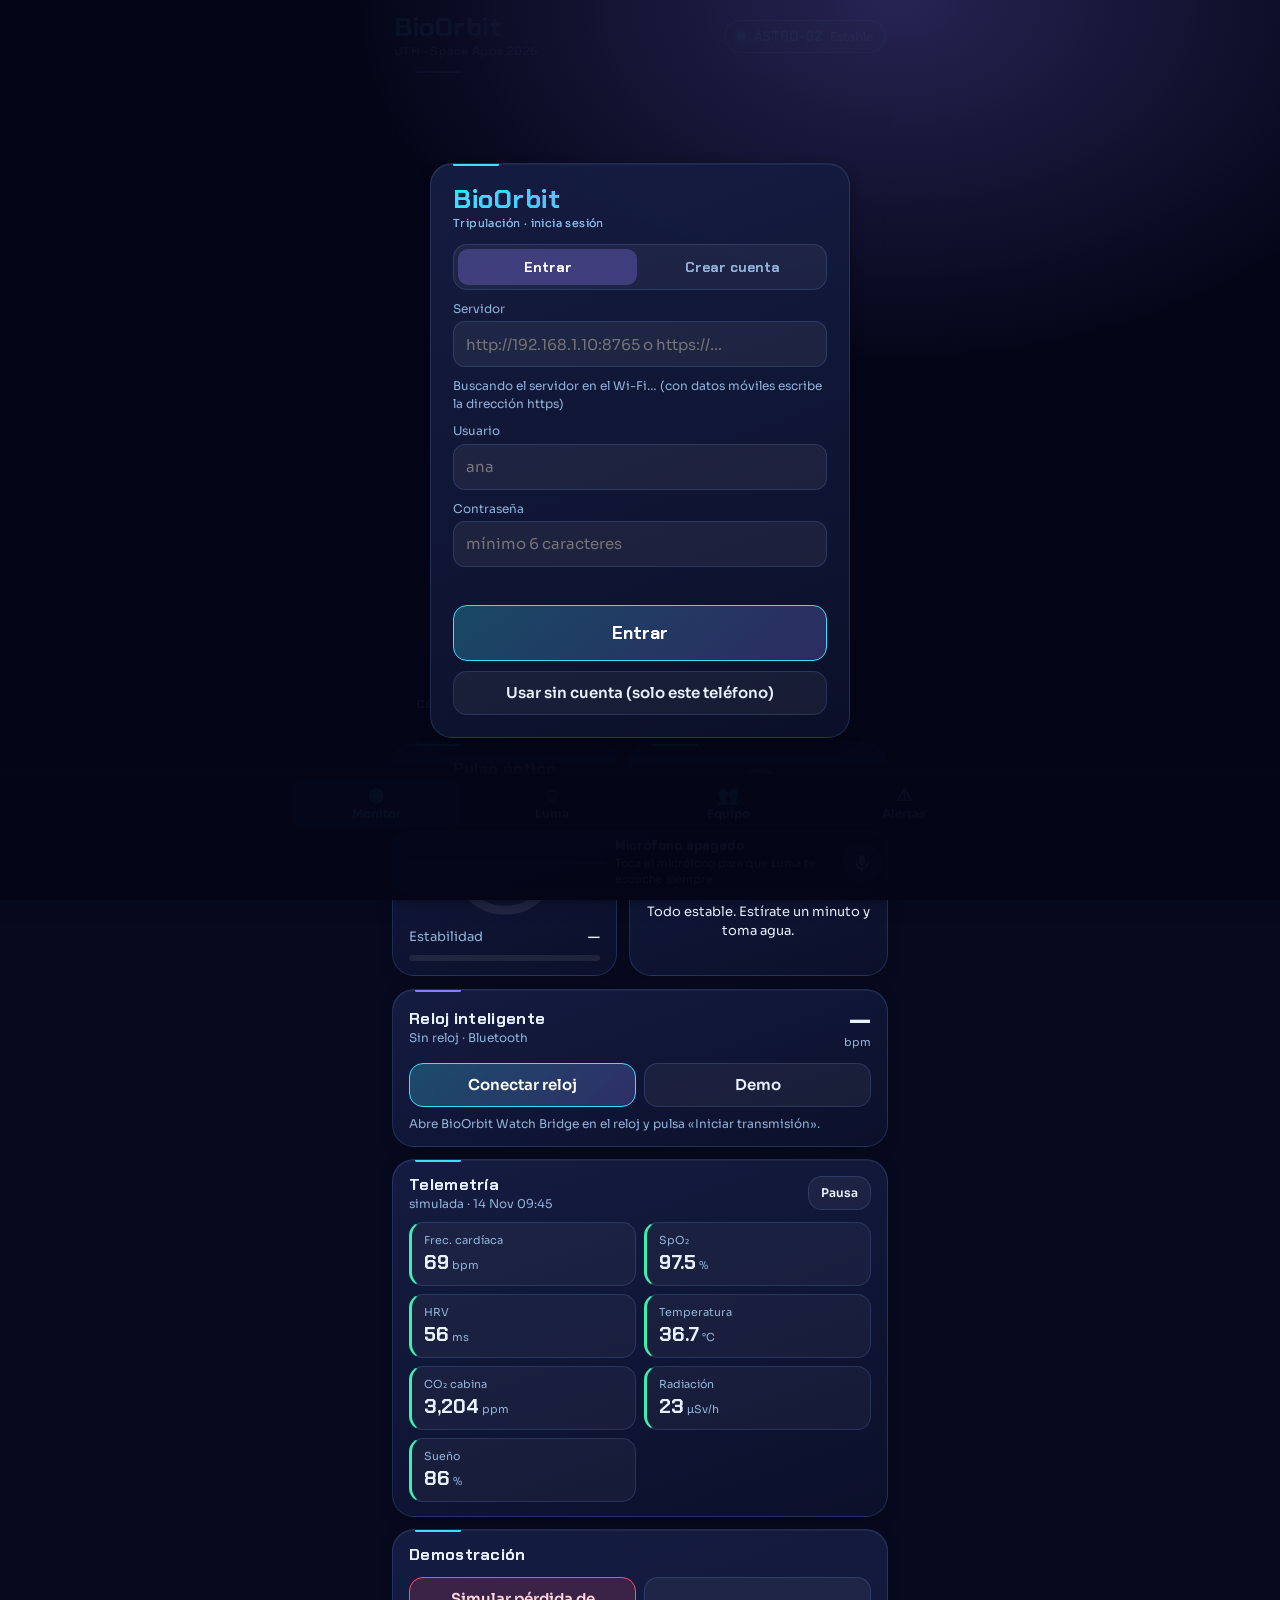
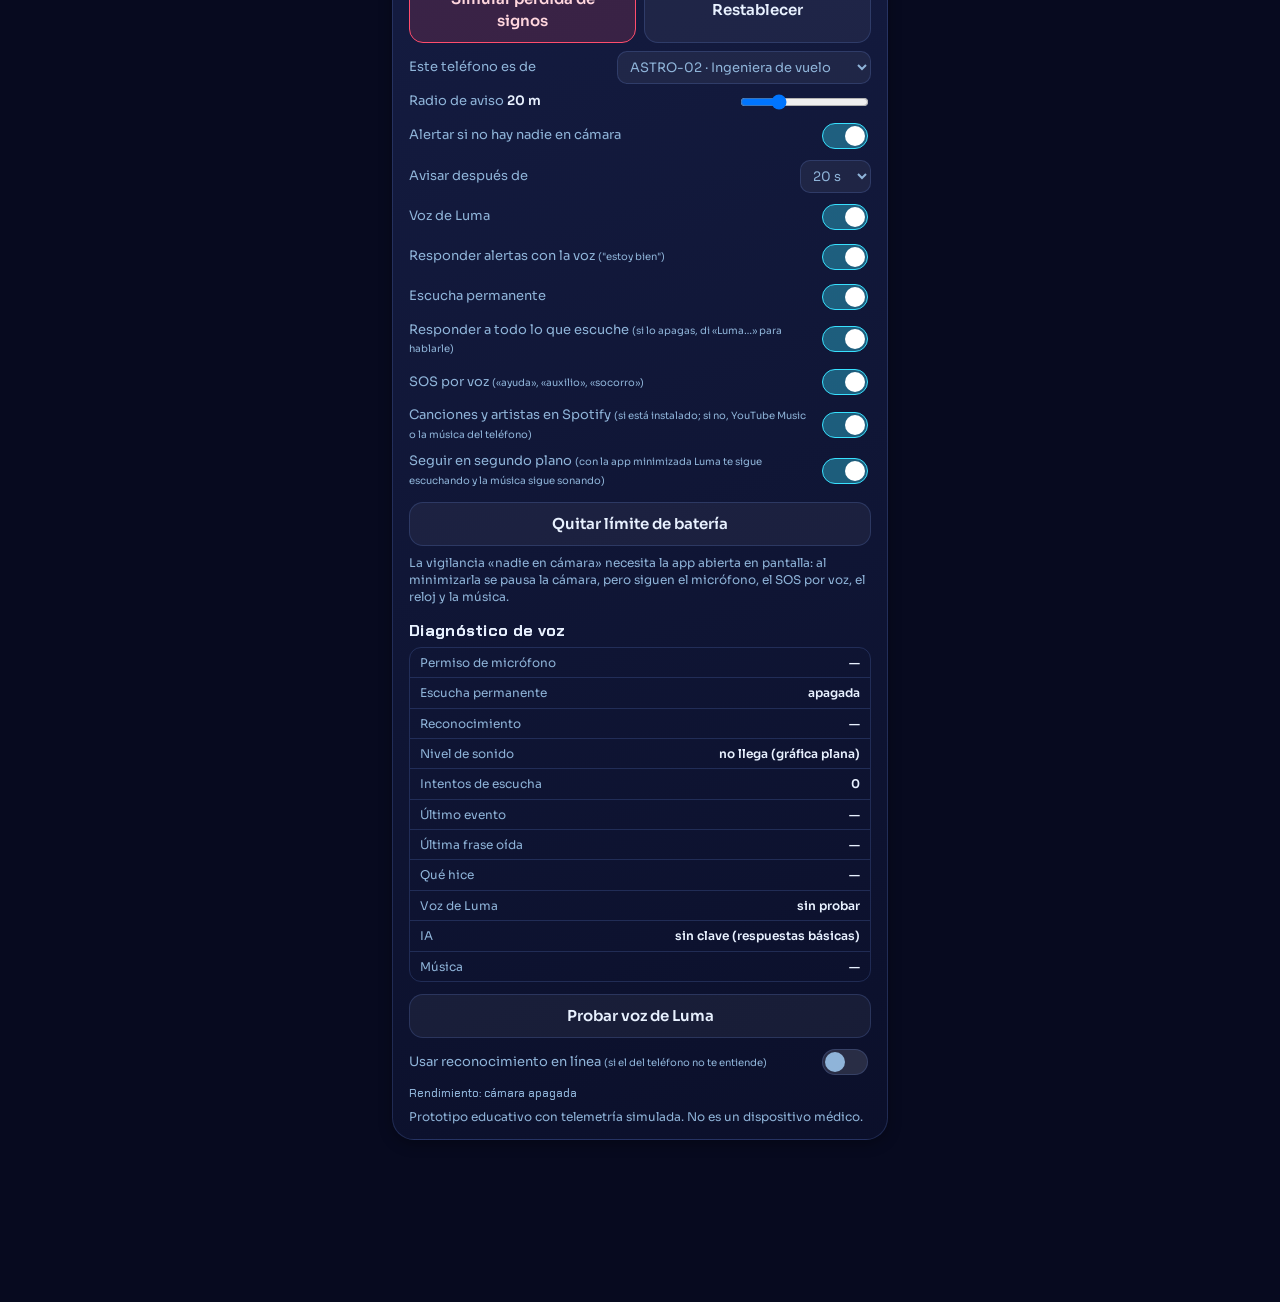
<file: android-app/app/src/main/assets/index.html>
<!DOCTYPE html>
<html lang="es">
<head>
<meta charset="utf-8">
<meta name="viewport" content="width=device-width, initial-scale=1, viewport-fit=cover">
<meta name="theme-color" content="#070a1f">
<title>BioOrbit</title>
<link rel="icon" href="data:,">
<link rel="stylesheet" href="styles.css">
</head>
<body>
<div id="app">
  <header class="top">
    <div class="brand">BioOrbit<span>UTH · Space Apps 2026</span></div>
    <button id="crewChip" class="chip" style="--c:var(--ok)"><i></i><b id="crewTxt">ASTRO-02</b><em id="crewState">Estable</em></button>
  </header>

  <!-- Banner de emergencia (encima de todo) -->
  <section id="emergency" class="emergency hidden" role="alert">
    <div class="em-title" id="emTitle">No detecto signos vitales</div>
    <div class="em-text" id="emText"></div>
    <div class="em-actions">
      <button id="btnOk" class="btn big ok">Estoy bien</button>
    </div>
    <ol id="emSteps" class="steps hidden"></ol>
  </section>

  <main>
    <!-- ======================= MONITOR ======================= -->
    <section id="view-monitor" class="view active">
      <div class="stage glass">
        <video id="cam" playsinline muted></video>
        <canvas id="overlay"></canvas>
        <div id="camOff" class="cam-off">
          <p>La cámara mide tu pulso (rPPG) y fija tu rostro.</p>
          <button id="btnCam" class="btn primary">Activar cámara</button>
        </div>
        <div class="stage-tag" id="faceTag">Cámara apagada</div>
      </div>

      <div class="row2">
        <div class="card glass pulse">
          <div class="ttl">Pulso óptico</div>
          <div class="sub">rPPG experimental</div>
          <div class="ring-wrap">
            <svg viewBox="0 0 120 120" class="ring"><circle cx="60" cy="60" r="50" class="track"/><circle id="ringArc" cx="60" cy="60" r="50" class="arc"/></svg>
            <div class="ring-val"><b id="bpmCam">—</b><span id="bpmCamLbl">sin rostro</span></div>
          </div>
          <div class="kv"><span>Estabilidad</span><b id="stab">—</b></div>
          <div class="bar"><i id="qBar"></i></div>
        </div>
        <div class="card glass luma-mini" id="lumaCard">
          <canvas id="lumaSmall"></canvas>
          <div class="ttl"><span class="luma-name">Luma</span> <small id="lumaMood">reposo</small></div>
          <p id="lumaMsg" class="luma-msg">Hola, soy Luma.</p>
        </div>
      </div>

      <div class="card glass watch">
        <div class="row-between">
          <div><div class="ttl">Reloj inteligente</div><div class="sub" id="watchSub">Sin reloj · Bluetooth</div></div>
          <div class="watch-bpm"><b id="watchBpm">—</b><span>bpm</span></div>
        </div>
        <div class="btns">
          <button id="btnWatch" class="btn primary">Conectar reloj</button>
          <button id="btnWatchDemo" class="btn">Demo</button>
        </div>
        <ul id="watchList" class="devlist hidden"></ul>
        <div class="hint" id="watchHint">Abre BioOrbit Watch Bridge en el reloj y pulsa «Iniciar transmisión».</div>
      </div>

      <div class="card glass">
        <div class="row-between">
          <div><div class="ttl">Telemetría</div><div class="sub" id="telSub">simulada</div></div>
          <button id="btnPlay" class="btn small">Pausa</button>
        </div>
        <div class="grid" id="telGrid"></div>
      </div>

      <div class="card glass demo">
        <div class="ttl">Demostración</div>
        <div class="btns">
          <button id="btnLoss" class="btn danger">Simular pérdida de signos</button>
          <button id="btnReset" class="btn">Restablecer</button>
        </div>
        <label class="kv"><span>Este teléfono es de</span>
          <select id="crewSel"></select></label>
        <label class="kv"><span>Radio de aviso <b id="radTxt">20 m</b></span>
          <input id="radius" type="range" min="5" max="60" value="20"></label>
        <label class="kv sw"><span>Alertar si no hay nadie en cámara</span><input id="optAbsence" type="checkbox" checked></label>
        <label class="kv"><span>Avisar después de</span>
          <select id="optAbsSec"><option value="10">10 s</option><option value="20" selected>20 s</option><option value="30">30 s</option><option value="60">1 min</option></select></label>
        <label class="kv sw"><span>Voz de Luma</span><input id="optVoice" type="checkbox" checked></label>
        <label class="kv sw"><span>Responder alertas con la voz <small>("estoy bien")</small></span><input id="optVoiceAck" type="checkbox" checked></label>
        <label class="kv sw"><span>Escucha permanente</span><input id="optListen" type="checkbox" checked></label>
        <label class="kv sw"><span>Responder a todo lo que escuche <small>(si lo apagas, di «Luma…» para hablarle)</small></span><input id="optReplyAll" type="checkbox" checked></label>
        <label class="kv sw"><span>SOS por voz <small>(«ayuda», «auxilio», «socorro»)</small></span><input id="optSos" type="checkbox" checked></label>
        <label class="kv sw"><span>Canciones y artistas en Spotify <small>(si está instalado; si no, YouTube Music o la música del teléfono)</small></span><input id="optSpotify" type="checkbox" checked></label>
        <label class="kv sw"><span>Seguir en segundo plano <small>(con la app minimizada Luma te sigue escuchando y la música sigue sonando)</small></span><input id="optBg" type="checkbox" checked></label>
        <div class="btns"><button id="btnBattery" class="btn">Quitar límite de batería</button></div>
        <div class="perf" id="bgTxt"></div>
        <p class="hint">La vigilancia «nadie en cámara» necesita la app abierta en pantalla: al minimizarla se pausa la cámara, pero siguen el micrófono, el SOS por voz, el reloj y la música.</p>
        <div class="ttl" style="margin-top:14px">Diagnóstico de voz</div>
        <div id="voiceDiag" class="diag"></div>
        <div class="btns"><button id="btnTestVoice" class="btn">Probar voz de Luma</button></div>
        <label class="kv sw"><span>Usar reconocimiento en línea <small>(si el del teléfono no te entiende)</small></span><input id="optOnline" type="checkbox"></label>
        <div class="perf" id="perfTxt">Rendimiento: cámara apagada</div>
        <p class="hint">Prototipo educativo con telemetría simulada. No es un dispositivo médico.</p>
      </div>
    </section>

    <!-- ======================= LUMA ======================= -->
    <section id="view-luma" class="view">
      <div class="card glass luma-hero">
        <canvas id="lumaBig"></canvas>
        <div class="ttl center"><span class="luma-name">Luma</span> · <span id="lumaMood2">reposo</span></div>
        <div class="sub center" id="lumaState">estable</div>
        <div class="btns">
          <button id="btnBreath" class="btn">Respiración guiada</button>
          <button id="btnSupport" class="btn danger hidden">Pedir apoyo humano</button>
        </div>
      </div>
      <div id="escalate" class="banner warn hidden"><b>Conviene avisar al cirujano de vuelo o al comandante.</b> Por tu check-in y tus señales, lo mejor es que alguien te acompañe. No es un diagnóstico.</div>
      <div class="card glass chat">
        <div id="chatLog" class="chat-log"></div>
        <div class="chips" id="quick"></div>
        <form id="chatForm" class="chat-in">
          <button type="button" id="btnMic" class="btn mic" aria-label="Hablar con Luma"><svg viewBox="0 0 24 24" width="22" height="22"><path fill="currentColor" d="M12 15a3 3 0 0 0 3-3V6a3 3 0 0 0-6 0v6a3 3 0 0 0 3 3zm5-3a5 5 0 0 1-10 0H5a7 7 0 0 0 6 6.92V21h2v-2.08A7 7 0 0 0 19 12z"/></svg><i id="micLevel"></i></button>
          <input id="chatTxt" autocomplete="off" placeholder="Escribe o toca el micrófono…">
          <button class="btn primary" aria-label="Enviar">➤</button>
        </form>
        <label class="kv sw"><span>Modo conversación <small>(Luma te escucha después de responder)</small></span><input id="optConvo" type="checkbox"></label>
      </div>
      <div class="card glass ai">
        <div class="row-between">
          <div><div class="ttl">Inteligencia artificial</div><div class="sub" id="aiSub">Respuestas básicas (sin IA)</div></div>
          <span id="aiDot" class="ai-dot"></span>
        </div>
        <div id="aiForm">
          <p class="hint">Con una clave de API de <b>Gemini</b> (Google AI Studio) o de <b>Claude</b> (Anthropic), Luma conversa de verdad. Se envían tus mensajes y un resumen de tus señales a ese servicio. La clave se guarda solo en este teléfono. Sin clave o sin internet, Luma usa sus respuestas básicas.</p>
          <div class="chat-in">
            <input id="aiKey" type="password" autocomplete="off" placeholder="Pega tu clave (AQ.… / AIza… / sk-ant-…)">
            <button type="button" id="btnAiSave" class="btn primary">Guardar</button>
          </div>
        </div>
        <button type="button" id="btnAiClear" class="btn small hidden">Quitar clave</button>
      </div>
      <div class="card glass">
        <div class="ttl">Check-in de bienestar (WHO-5)</div>
        <div class="sub" id="whoLast">Últimas dos semanas · 5 preguntas de la OMS</div>
        <button id="btnWho" class="btn">Hacer check-in</button>
        <form id="whoForm" class="who hidden"></form>
      </div>
      <p class="hint pad">Luma es un acompañante: no diagnostica ni sustituye a la tripulación ni al equipo médico.</p>
    </section>

    <!-- ======================= EQUIPO (tripulación y chat) ======================= -->
    <section id="view-crew" class="view">
      <div id="crewOut" class="card glass">
        <div class="ttl">Tripulación</div>
        <p class="sub">Inicia sesión con tu cuenta de astronauta para ver a los demás, chatear y que el control de misión vea tu estado.</p>
        <div class="btns"><button id="btnLogin" class="btn primary">Iniciar sesión o crear cuenta</button></div>
      </div>
      <div id="crewIn" class="hidden">
        <div class="card glass">
          <div class="row-between">
            <div><div class="ttl" id="meName">Tripulación</div><div class="sub" id="srvSub">Conectando…</div></div>
            <span id="srvDot" class="ai-dot"></span>
          </div>
          <div id="crewList" class="crew-list"></div>
        </div>
        <div id="crewAlerts"></div>
        <div class="card glass chat">
          <div id="crewChans" class="chans"></div>
          <div id="crewLog" class="chat-log"></div>
          <form id="crewForm" class="chat-in">
            <input id="crewMsg" autocomplete="off" maxlength="1000" placeholder="Mensaje para toda la tripulación…">
            <button class="btn primary" aria-label="Enviar">➤</button>
          </form>
          <p class="hint">También por voz: «dile a Ana que ya voy», «manda un mensaje a la tripulación: junta a las 5», «¿tengo mensajes?».</p>
        </div>
        <div class="card glass">
          <div class="ttl">Cuenta y servidor</div>
          <div class="kv"><span>Servidor</span><b id="srvUrl" class="srv-url">—</b></div>
          <label class="kv sw"><span>Leer mensajes en voz alta</span><input id="optReadMsgs" type="checkbox" checked></label>
          <div class="btns"><button id="btnSrv" class="btn">Cambiar servidor</button><button id="btnLogout" class="btn danger">Cerrar sesión</button></div>
        </div>
      </div>
    </section>

    <!-- ======================= ALERTAS ======================= -->
    <section id="view-alerts" class="view">
      <div class="card glass">
        <div class="ttl">Alertas recibidas</div>
        <div class="sub">Avisos de otros teléfonos o laptops BioOrbit en la misma red Wi-Fi.</div>
        <ul id="rxList" class="alist"><li class="empty">Sin alertas.</li></ul>
      </div>
      <div class="card glass">
        <div class="ttl">Alertas enviadas</div>
        <ul id="txList" class="alist"><li class="empty">Sin alertas.</li></ul>
      </div>
      <div class="card glass">
        <div class="ttl">Si recibes una alerta</div>
        <ol class="steps" id="stepsStatic"></ol>
      </div>
    </section>
  </main>

  <!-- Parte inferior fija: botones de pestañas y, debajo, la barra de audio -->
  <div class="dock">
    <nav class="tabs">
      <button data-view="monitor" class="active"><span>◉</span>Monitor</button>
      <button data-view="luma"><span>☺</span>Luma</button>
      <button data-view="crew"><span>👥</span>Equipo<i id="crewDot" class="dot hidden"></i></button>
      <button data-view="alerts"><span>⚠</span>Alertas<i id="rxDot" class="dot hidden"></i></button>
    </nav>
    <!-- Música que está sonando (aparece solo cuando hay música) -->
    <section id="music" class="music hidden">
      <span class="mu-ic">♪</span>
      <div class="mu-info"><b id="muTitle">Música</b><span id="muSub"></span></div>
      <button id="muPlay" class="mu-btn" aria-label="Pausar">⏸</button>
      <button id="muNext" class="mu-btn" aria-label="Siguiente">⏭</button>
      <button id="muStop" class="mu-btn" aria-label="Quitar música">■</button>
    </section>
    <!-- Escucha permanente: gráfica del sonido que capta el micrófono -->
    <section id="ear" class="ear off">
      <canvas id="earGraph"></canvas>
      <div class="ear-info"><b id="earState">Micrófono apagado</b><span id="earText"></span></div>
      <button id="btnEar" class="ear-btn" aria-label="Escucha permanente"><svg viewBox="0 0 24 24" width="22" height="22"><path fill="currentColor" d="M12 15a3 3 0 0 0 3-3V6a3 3 0 0 0-6 0v6a3 3 0 0 0 3 3zm5-3a5 5 0 0 1-10 0H5a7 7 0 0 0 6 6.92V21h2v-2.08A7 7 0 0 0 19 12z"/></svg></button>
    </section>
  </div>

  <div id="breath" class="breath-ov hidden">
    <div class="breath-c"><div id="breathCircle"></div><b id="breathTxt">Inhala</b></div>
    <button id="btnBreathEnd" class="btn">Terminar</button>
  </div>
  <div id="toast" class="toast hidden"></div>

  <!-- Inicio de sesión de astronautas -->
  <div id="auth" class="auth hidden">
    <form id="authForm" class="auth-box glass" autocomplete="on">
      <div class="brand">BioOrbit<span>Tripulación · inicia sesión</span></div>
      <div class="seg"><button type="button" id="authIn" class="on">Entrar</button><button type="button" id="authUp">Crear cuenta</button></div>
      <label class="fld"><span>Servidor</span><input id="aSrv" inputmode="url" autocapitalize="none" spellcheck="false" placeholder="http://192.168.1.10:8765 o https://…"></label>
      <div class="sub" id="aSrvState"></div>
      <div id="aUpOnly" class="hidden">
        <label class="fld"><span>Tu nombre</span><input id="aName" maxlength="60" autocomplete="name" placeholder="Ana López"></label>
        <label class="fld"><span>Puesto en la misión</span><select id="aSlot"></select></label>
      </div>
      <label class="fld"><span>Usuario</span><input id="aUser" maxlength="32" autocapitalize="none" spellcheck="false" autocomplete="username" placeholder="ana"></label>
      <label class="fld"><span>Contraseña</span><input id="aPass" type="password" autocomplete="current-password" placeholder="mínimo 6 caracteres"></label>
      <div class="err" id="aErr"></div>
      <button id="aGo" class="btn primary big">Entrar</button>
      <button type="button" id="aSkip" class="btn">Usar sin cuenta (solo este teléfono)</button>
    </form>
  </div>
</div>
<script src="vendor/face-api.js"></script>
<script src="luma.js"></script>
<script src="native.js"></script>
<script src="app.js"></script>
<script src="crew.js"></script>
</body>
</html>
</file>
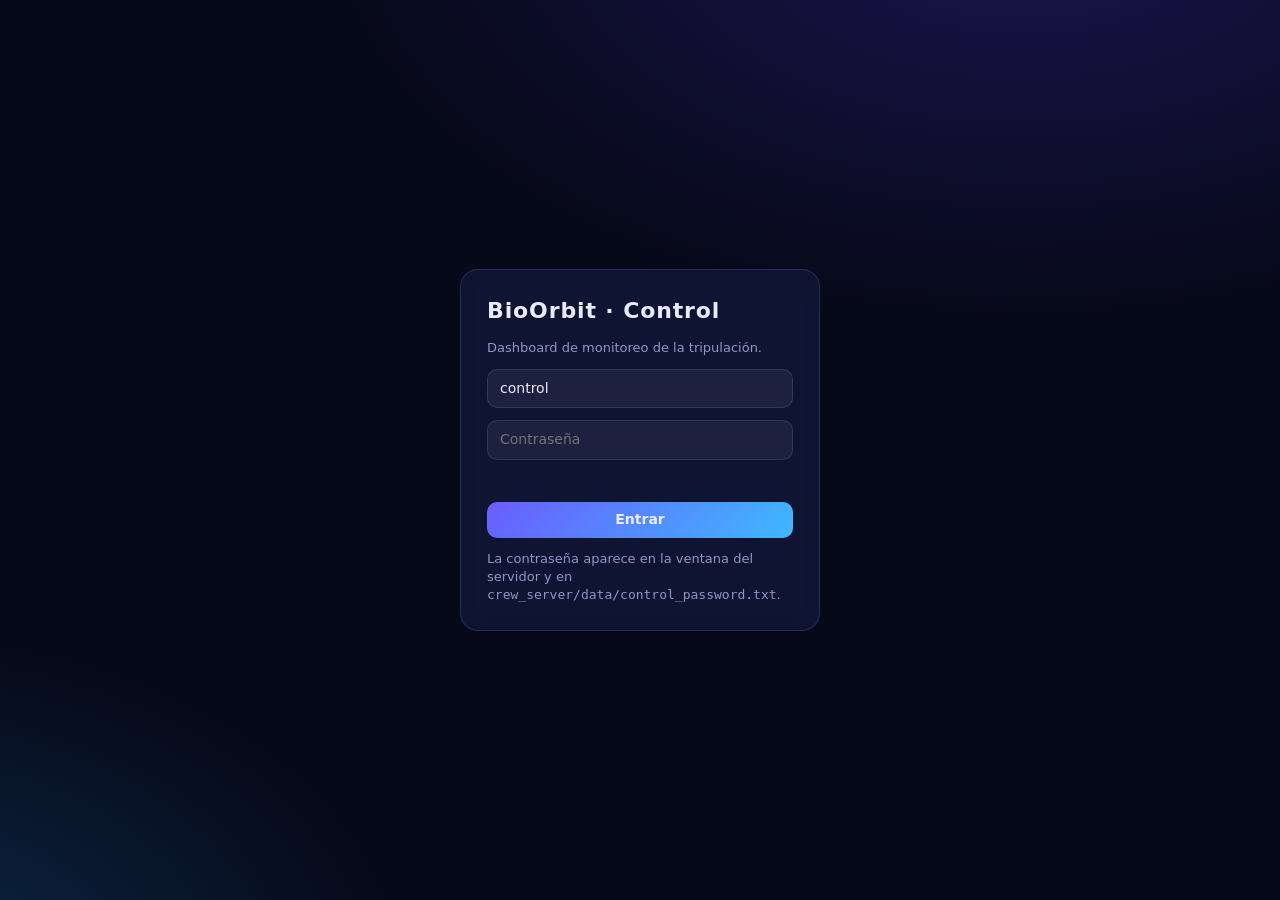
<file: crew_server/dashboard.html>
<!DOCTYPE html>
<html lang="es">
<head>
<meta charset="utf-8">
<meta name="viewport" content="width=device-width, initial-scale=1">
<title>BioOrbit · Control de misión</title>
<link rel="icon" href="data:,">
<style>
:root{--bg:#060918;--pn:rgba(18,24,58,.78);--ln:rgba(140,160,255,.18);--tx:#e8ecff;--mu:#8e98c8;--ok:#3ee6a8;--wa:#ffc04d;--cr:#ff4d6d;--vi:#8b7cff;--cy:#4dd8ff}
*{box-sizing:border-box}
html,body{margin:0;height:100%;background:radial-gradient(1200px 700px at 80% -10%,#1b1550 0,transparent 60%),radial-gradient(900px 600px at -10% 110%,#0d2a4a 0,transparent 60%),var(--bg);color:var(--tx);font:14px/1.4 system-ui,Segoe UI,Roboto,sans-serif}
button,input,select{font:inherit;color:inherit}
.btn{border:1px solid var(--ln);background:rgba(255,255,255,.06);border-radius:10px;padding:8px 14px;cursor:pointer}
.btn:hover{background:rgba(255,255,255,.12)}
.btn.primary{background:linear-gradient(135deg,#6a5cff,#3fb8ff);border:0;font-weight:600}
.btn.small{padding:4px 10px;font-size:12px}
.btn.ok{background:rgba(62,230,168,.15);border-color:rgba(62,230,168,.5)}
.btn.cr{background:rgba(255,77,109,.18);border-color:rgba(255,77,109,.6)}
input{background:rgba(255,255,255,.06);border:1px solid var(--ln);border-radius:10px;padding:9px 12px;outline:none}
input:focus{border-color:var(--vi)}
.hidden{display:none!important}
/* login */
#login{position:fixed;inset:0;display:flex;align-items:center;justify-content:center}
#login form{width:min(360px,92vw);background:var(--pn);border:1px solid var(--ln);border-radius:18px;padding:26px;display:flex;flex-direction:column;gap:12px;backdrop-filter:blur(10px)}
#login h1{margin:0;font-size:22px;letter-spacing:.04em}
#login p{margin:0;color:var(--mu);font-size:13px}
.err{color:var(--cr);font-size:13px;min-height:18px}
/* layout */
header{display:flex;align-items:center;gap:16px;padding:14px 22px;border-bottom:1px solid var(--ln);background:rgba(6,9,24,.6);backdrop-filter:blur(8px);position:sticky;top:0;z-index:5}
.brand{font-weight:800;font-size:18px;letter-spacing:.06em}
.brand span{display:block;font-size:11px;font-weight:500;color:var(--mu);letter-spacing:.08em}
.pill{padding:5px 12px;border-radius:999px;border:1px solid var(--ln);font-size:12px;color:var(--mu)}
.pill b{color:var(--tx)}
.grow{flex:1}
#clock{font-variant-numeric:tabular-nums;font-weight:700;font-size:16px}
#conn.bad{color:var(--cr);border-color:var(--cr)}
main{display:grid;grid-template-columns:1fr 400px;gap:18px;padding:18px 22px;height:calc(100vh - 68px)}
@media (max-width:1000px){main{grid-template-columns:1fr;height:auto}}
.col{display:flex;flex-direction:column;gap:14px;min-height:0}
.panel{background:var(--pn);border:1px solid var(--ln);border-radius:16px;padding:14px 16px;backdrop-filter:blur(10px)}
.ttl{font-weight:700;font-size:13px;letter-spacing:.08em;text-transform:uppercase;color:var(--mu);margin-bottom:10px;display:flex;align-items:center;gap:8px}
/* tripulación */
#crew{display:grid;grid-template-columns:repeat(auto-fill,minmax(270px,1fr));gap:14px;overflow:auto;padding-bottom:4px}
.card{--c:var(--mu);position:relative;background:var(--pn);border:1px solid var(--ln);border-left:4px solid var(--c);border-radius:16px;padding:14px 16px;display:flex;flex-direction:column;gap:8px}
.card.off{opacity:.55}
.card.alarm{animation:alarm 1s infinite}
@keyframes alarm{50%{box-shadow:0 0 0 3px var(--cr),0 0 30px rgba(255,77,109,.5)}}
.who{display:flex;align-items:center;gap:10px}
.av{width:38px;height:38px;border-radius:50%;display:flex;align-items:center;justify-content:center;font-weight:800;background:linear-gradient(135deg,#6a5cff,#3fb8ff);flex:none}
.who b{display:block;font-size:15px}
.who small{color:var(--mu);font-size:12px}
.dot{width:9px;height:9px;border-radius:50%;background:var(--mu);display:inline-block;margin-right:5px}
.dot.on{background:var(--ok);box-shadow:0 0 8px var(--ok)}
.st{font-weight:700;color:var(--c);font-size:13px}
.vit{display:grid;grid-template-columns:repeat(3,1fr);gap:6px}
.vit div{background:rgba(255,255,255,.04);border-radius:10px;padding:6px 8px}
.vit span{display:block;font-size:10px;color:var(--mu);text-transform:uppercase;letter-spacing:.06em}
.vit b{font-size:18px;font-variant-numeric:tabular-nums}
.vit small{font-size:11px;color:var(--mu)}
canvas.spark{width:100%;height:42px}
.tags{display:flex;flex-wrap:wrap;gap:6px}
.tag{font-size:11px;padding:3px 8px;border-radius:999px;background:rgba(255,255,255,.06);color:var(--mu)}
.tag.cr{background:rgba(255,77,109,.2);color:#ffb3c1}
.tag.ok{background:rgba(62,230,168,.14);color:#a8f5d8}
.tag.wa{background:rgba(255,192,77,.16);color:#ffe0a6}
.card .acts{display:flex;gap:6px}
.empty{color:var(--mu);text-align:center;padding:30px 10px}
/* dispositivos */
#devs{display:flex;flex-direction:column;gap:6px;max-height:260px;overflow:auto}
.dev{display:grid;grid-template-columns:auto 1fr auto;gap:2px 10px;align-items:center;background:rgba(255,255,255,.04);border-radius:10px;padding:8px 10px;font-size:12px}
.dev.off{opacity:.5}
.dev b{font-size:13px}
.dev small{color:var(--mu)}
.dev .r{text-align:right}
.dev .tag{display:inline-block;border:1px solid var(--ln);border-radius:999px;padding:0 7px;font-size:10px;color:var(--mu);margin-left:4px}
.dev .tag.ok{color:var(--ok);border-color:var(--ok)}
/* catálogo OSDR */
.osdr-panel{max-height:42vh;overflow:auto}
.osdr-panel summary{cursor:pointer;list-style:none}
.osdr-panel summary::-webkit-details-marker{display:none}
.osdr-panel summary:focus-visible,#osdrSearch:focus-visible,#osdrPrev:focus-visible,#osdrNext:focus-visible{outline:2px solid var(--cy);outline-offset:2px}
.osdr-note,#osdrStatus{font-size:12px;color:var(--mu);margin:8px 0}
#osdrSearchForm{display:flex;gap:8px}
#osdrSearch{min-width:0;flex:1}
.osdr-table-wrap{max-height:240px;overflow:auto;margin-top:8px}
#osdrTable{width:100%;border-collapse:collapse;font-size:11px}
#osdrTable th,#osdrTable td{padding:7px 8px;border-bottom:1px solid var(--ln);text-align:left;vertical-align:top}
#osdrTable th{position:sticky;top:0;background:#111735;color:var(--cy)}
#osdrTable td{max-width:260px}
.osdr-pages{display:flex;align-items:center;justify-content:space-between;gap:8px;margin-top:8px;font-size:12px;color:var(--mu)}
/* alertas */
#alerts{display:flex;flex-direction:column;gap:8px;max-height:30vh;overflow:auto}
.al{border-radius:12px;padding:10px 12px;background:rgba(255,77,109,.12);border:1px solid rgba(255,77,109,.45)}
.al.done{background:rgba(255,255,255,.04);border-color:var(--ln);opacity:.7}
.al .meta{font-size:11px;color:var(--mu);display:flex;justify-content:space-between;gap:8px}
.al .acks{font-size:12px;color:var(--ok);margin-top:4px}
.al .row{display:flex;gap:6px;margin-top:6px}
/* chat */
.chatp{flex:1;display:flex;flex-direction:column;min-height:320px}
#chans{display:flex;gap:6px;flex-wrap:wrap;margin-bottom:8px}
#chans button{font-size:12px;padding:4px 10px;border-radius:999px;border:1px solid var(--ln);background:none;cursor:pointer;position:relative}
#chans button.on{background:var(--vi);border-color:var(--vi)}
#chans button i{position:absolute;top:-4px;right:-4px;width:9px;height:9px;border-radius:50%;background:var(--cr)}
#log{flex:1;overflow:auto;display:flex;flex-direction:column;gap:6px;padding:4px 2px;min-height:120px}
.m{max-width:85%;padding:7px 11px;border-radius:12px;background:rgba(255,255,255,.07);align-self:flex-start;white-space:pre-wrap;word-wrap:break-word}
.m.me{align-self:flex-end;background:rgba(106,92,255,.35)}
.m small{display:block;font-size:11px;color:var(--mu);margin-bottom:2px}
.m.dm{border:1px dashed rgba(77,216,255,.5)}
#chatForm{display:flex;gap:8px;margin-top:8px}
#chatForm input{flex:1}
.urls{font-size:12px;color:var(--mu)}
.urls code{color:var(--cy)}
</style>
</head>
<body>
<div id="login">
  <form id="loginForm">
    <h1>BioOrbit · Control</h1>
    <p>Dashboard de monitoreo de la tripulación.</p>
    <input id="lUser" placeholder="Usuario" value="control" autocomplete="username">
    <input id="lPass" type="password" placeholder="Contraseña" autocomplete="current-password">
    <div class="err" id="lErr"></div>
    <button class="btn primary">Entrar</button>
    <p>La contraseña aparece en la ventana del servidor y en <code>crew_server/data/control_password.txt</code>.</p>
  </form>
</div>

<div id="main" class="hidden">
  <header>
    <div class="brand">BIOORBIT<span>CONTROL DE MISIÓN · TRIPULACIÓN</span></div>
    <div class="pill">En línea <b id="nOn">0</b> / <b id="nAll">0</b></div>
    <div class="pill" id="nAl">Alertas abiertas <b>0</b></div>
    <div class="grow"></div>
    <div class="urls" id="urls"></div>
    <div class="pill" id="conn">Conectado</div>
    <div id="clock">--:--:--</div>
    <button class="btn small" id="btnSound">🔔 Sonido</button>
    <button class="btn small" id="btnOut">Salir</button>
  </header>
  <main>
    <section class="col">
      <div class="ttl">Tripulación</div>
      <div id="crew"><div class="empty">Aún no hay astronautas. Crea las cuentas desde la app del teléfono.</div></div>
      <details class="panel osdr-panel" id="osdrPanel">
        <summary class="ttl">Catálogo OSDR de referencia</summary>
        <p class="osdr-note">Metadatos de estudios; no son telemetría biométrica ni alimentan alertas.</p>
        <form id="osdrSearchForm">
          <input id="osdrSearch" type="search" maxlength="100" placeholder="Buscar título, misión, especie…">
          <button class="btn small">Buscar</button>
        </form>
        <div id="osdrStatus" role="status" aria-live="polite">Abre esta sección para cargar los estudios.</div>
        <div id="osdrResults" class="hidden">
          <div class="osdr-table-wrap">
            <table id="osdrTable"></table>
          </div>
          <div class="osdr-pages">
            <button class="btn small" id="osdrPrev" type="button">Anterior</button>
            <span id="osdrPage"></span>
            <button class="btn small" id="osdrNext" type="button">Siguiente</button>
          </div>
        </div>
      </details>
    </section>
    <section class="col">
      <div class="panel">
        <div class="ttl">Dispositivos conectados <span class="pill" id="nDev" style="margin-left:auto">0 / 0</span></div>
        <div id="devs"><div class="empty">Ningún teléfono ha iniciado sesión todavía.</div></div>
      </div>
      <div class="panel">
        <div class="ttl">Alertas</div>
        <div id="alerts"><div class="empty">Sin alertas.</div></div>
      </div>
      <div class="panel chatp">
        <div class="ttl">Chat interno</div>
        <div id="chans"></div>
        <div id="log"></div>
        <form id="chatForm"><input id="chatTxt" placeholder="Mensaje para toda la tripulación…" autocomplete="off" maxlength="1000"><button class="btn primary">Enviar</button></form>
      </div>
    </section>
  </main>
</div>

<script>
(() => {
  const $ = id => document.getElementById(id);
  const KIND = { NO_VITALS: 'Sin signos vitales', NO_PRESENCE: 'No aparece en cámara', SOS: 'SOS por voz', SUPPORT: 'Pide apoyo humano', ALERTA: 'Alerta' };
  const LEVEL = { NORMAL: ['Estable', 'var(--ok)'], 'PRECAUCIÓN': ['Precaución', 'var(--wa)'], 'CRÍTICO': ['Crítico', 'var(--cr)'], 'SIN SEÑAL': ['Sin señal', 'var(--cr)'] };
  const S = { token: sessionStorage.getItem('bo_token') || '', me: null, crew: [], msgs: [], since: 0, alerts: new Map(), chan: '', unread: {}, sound: true, failing: 0, seenAlerts: new Set(), first: true };
  const fmtT = ts => new Date(ts * 1000).toLocaleTimeString('es-MX', { hour: '2-digit', minute: '2-digit' });
  const ago = ts => { if (!ts) return 'nunca'; const s = Date.now() / 1000 - ts; return s < 60 ? 'hace ' + Math.round(s) + ' s' : s < 3600 ? 'hace ' + Math.round(s / 60) + ' min' : fmtT(ts); };
  const nameOf = u => { if (!u) return 'Todos'; if (u === 'control') return 'Control'; const c = S.crew.find(x => x.username === u); return c ? `${c.callsign} · ${c.name}` : u; };
  const el = (tag, cls, text) => { const e = document.createElement(tag); if (cls) e.className = cls; if (text != null) e.textContent = text; return e; };

  async function api(path, body) {
    const r = await fetch(path, { method: 'POST', headers: { 'Content-Type': 'application/json', Authorization: 'Bearer ' + S.token }, body: JSON.stringify(body || {}) });
    const j = await r.json().catch(() => ({ ok: false, error: 'respuesta inválida' }));
    if (r.status === 401 && path !== '/api/login') { logout(); }
    if (!j.ok) throw new Error(j.error || 'error');
    return j;
  }

  async function apiGet(path) {
    const r = await fetch(path, { headers: { Authorization: 'Bearer ' + S.token } });
    const j = await r.json().catch(() => ({ ok: false, error: 'respuesta inválida' }));
    if (r.status === 401) logout();
    if (!j.ok) throw new Error(j.error || 'error');
    return j;
  }

  // ---------- sesión
  $('loginForm').onsubmit = async e => {
    e.preventDefault(); $('lErr').textContent = '';
    try {
      const j = await api('/api/login', { username: $('lUser').value, password: $('lPass').value });
      if (j.user.kind !== 'control') { $('lErr').textContent = 'Esa cuenta es de astronauta. Usa la cuenta «control».'; return; }
      S.token = j.token; sessionStorage.setItem('bo_token', S.token); start();
    } catch (err) { $('lErr').textContent = err.message; }
  };
  function logout() { api('/api/logout').catch(() => {}); S.token = ''; sessionStorage.removeItem('bo_token'); location.reload(); }
  $('btnOut').onclick = logout;
  $('btnSound').onclick = () => { S.sound = !S.sound; $('btnSound').textContent = S.sound ? '🔔 Sonido' : '🔕 Silencio'; if (S.sound) beep(1); };

  // ---------- sonido de alarma
  let actx;
  function beep(n = 3) {
    if (!S.sound) return;
    try {
      actx = actx || new AudioContext();
      for (let i = 0; i < n; i++) {
        const o = actx.createOscillator(), g = actx.createGain(), t = actx.currentTime + i * 0.35;
        o.frequency.value = 880; o.type = 'square'; g.gain.setValueAtTime(0.15, t); g.gain.exponentialRampToValueAtTime(0.001, t + 0.25);
        o.connect(g).connect(actx.destination); o.start(t); o.stop(t + 0.26);
      }
    } catch (e) { /* sin audio */ }
  }

  // ---------- sincronización
  async function sync() {
    try {
      const j = await api('/api/sync', { since_msg: S.since });
      S.failing = 0; $('conn').textContent = 'Conectado'; $('conn').classList.remove('bad');
      S.me = j.me; S.crew = j.crew; S.devices = j.devices || [];
      if ((j.server_id && S.sid && j.server_id !== S.sid) || Number(j.last_msg_id || 0) < S.since) {
        S.sid = j.server_id; S.msgs = []; S.since = 0; S.alerts = new Map(); S.seenAlerts = new Set(); S.first = true;
        return sync();                  // otra base de datos: bajar el chat completo
      }
      S.sid = j.server_id || S.sid;
      for (const m of j.messages) {
        S.msgs.push(m); S.since = Math.max(S.since, m.id);
        const ch = chanOf(m);
        if (!S.first && ch !== S.chan && m.from !== 'control') S.unread[ch] = (S.unread[ch] || 0) + 1;
      }
      S.msgs = S.msgs.slice(-500);
      let fresh = false;
      for (const a of j.alerts) {
        if (!S.seenAlerts.has(a.id)) { S.seenAlerts.add(a.id); if (!S.first && !a.resolved) fresh = true; }
        S.alerts.set(a.id, a);
      }
      if (fresh) beep(4);
      S.first = false;
      render();
    } catch (e) {
      if (++S.failing > 1) { $('conn').textContent = 'Sin conexión con el servidor'; $('conn').classList.add('bad'); }
    }
  }
  function chanOf(m) { if (!m.to) return ''; return m.from === 'control' ? m.to : (m.to === 'control' ? m.from : m.from); }

  // ---------- render
  function render() {
    const crew = S.crew, on = crew.filter(c => c.online).length;
    $('nOn').textContent = on; $('nAll').textContent = crew.length;
    const open = [...S.alerts.values()].filter(a => !a.resolved);
    $('nAl').innerHTML = ''; $('nAl').append('Alertas abiertas ', el('b', '', open.length));
    $('nAl').style.borderColor = open.length ? 'var(--cr)' : ''; $('nAl').style.color = open.length ? 'var(--cr)' : '';
    renderCrew(open); renderDevs(); renderAlerts(); renderChans(); renderLog();
  }

  function renderDevs() {
    const box = $('devs'), list = (S.devices || []).slice()
      .sort((a, b) => (b.online - a.online) || ((b.last_seen || 0) - (a.last_seen || 0)));
    $('nDev').textContent = `${list.filter(c => c.online).length} / ${list.length}`;
    box.textContent = '';
    if (!list.length) { box.append(el('div', 'empty', 'Ningún teléfono ha iniciado sesión todavía.')); return; }
    for (const c of list) {
      const st = c.status || {}, d = el('div', 'dev' + (c.online ? '' : ' off'));
      const dot = el('span', 'dot' + (c.online ? ' on' : ''));
      const l = el('div'); const b = el('b', '', c.device || 'sin ID'); l.append(b, el('br'), el('small', '', `${c.name} · ${c.callsign}`));
      const r = el('div', 'r'); r.append(el('b', '', c.online ? 'En línea' : 'Desconectado'), el('br'), el('small', '', c.last_seen ? ago(c.last_seen) : '—'));
      const sub = el('small', '', `${c.ip || '—'} · pulso: ${st.hr != null ? Math.round(st.hr) + ' bpm' : '—'}`);
      const tags = el('div'); tags.style.gridColumn = '2 / 4';
      tags.append(sub);
      if (st.hr_src) tags.append(el('span', 'tag', st.hr_src));
      if (st.watch) tags.append(el('span', 'tag ok', 'reloj'));
      if (st.cam) tags.append(el('span', 'tag ok', 'cámara'));
      if (st.bg) tags.append(el('span', 'tag', 'segundo plano'));
      if (st.alert) tags.append(el('span', 'tag', st.alert));
      d.append(dot, l, r, el('span'), tags);
      box.append(d);
    }
  }

  function renderCrew(open) {
    const box = $('crew');
    if (!S.crew.length) { if (!box.querySelector('.empty')) { box.textContent = ''; box.append(el('div', 'empty', 'Aún no hay astronautas. Crea las cuentas desde la app del teléfono.')); } return; }
    box.textContent = '';
    for (const c of S.crew) {
      const s = c.status || {}, alarm = open.some(a => a.username === c.username);
      const [lvTxt, col] = !c.online ? ['Desconectado', 'var(--mu)'] : (LEVEL[s.level] || LEVEL.NORMAL);
      const card = el('div', 'card' + (c.online ? '' : ' off') + (alarm ? ' alarm' : ''));
      card.style.setProperty('--c', alarm ? 'var(--cr)' : col);
      const who = el('div', 'who');
      who.append(el('div', 'av', (c.callsign || '?').replace(/[^A-Z0-9]/gi, '').slice(-2)));
      const nm = el('div'); nm.style.flex = '1';
      nm.append(el('b', '', c.name)); nm.append(el('small', '', `${c.callsign} · ${c.role} · ${c.module}`));
      who.append(nm);
      const stx = el('div', 'st'); stx.append(el('span', 'dot' + (c.online ? ' on' : ''))); stx.append(alarm ? 'ALERTA' : lvTxt);
      who.append(stx); card.append(who);

      const vit = el('div', 'vit');
      const tile = (lab, v, unit) => { const d = el('div'); d.append(el('span', '', lab)); const b = el('b', '', v == null || v === '' ? '—' : v); d.append(b); if (unit) d.append(el('small', '', ' ' + unit)); return d; };
      vit.append(tile('Pulso' + (s.hr_src ? ' · ' + s.hr_src : ''), s.hr != null ? Math.round(s.hr) : null, 'bpm'));
      vit.append(tile('SpO₂', s.spo2 != null ? Number(s.spo2).toFixed(0) : null, '%'));
      vit.append(tile('Temp.', s.temp != null ? Number(s.temp).toFixed(1) : null, '°C'));
      card.append(vit);

      const cv = el('canvas', 'spark'); card.append(cv); requestAnimationFrame(() => spark(cv, c.hr_hist || [], col));

      const tags = el('div', 'tags');
      const tag = (t, k) => tags.append(el('span', 'tag ' + (k || ''), t));
      if (!c.online) tag('Visto ' + ago(c.last_seen));
      else {
        if (s.cam) tag(s.present ? 'En cámara ✓' : 'No aparece en cámara', s.present ? 'ok' : 'wa'); else tag('Cámara apagada');
        if (s.watch) tag('Reloj conectado', 'ok');
        if (s.bg) tag('App minimizada');
        if (s.alert) tag(KIND[s.alert] || s.alert, 'cr');
        if (s.mood) tag('Luma: ' + s.mood);
        if (s.music) tag('♪ ' + s.music);
      }
      card.append(tags);
      const acts = el('div', 'acts');
      const bMsg = el('button', 'btn small', 'Mensaje privado'); bMsg.onclick = () => { S.chan = c.username; S.unread[c.username] = 0; renderChans(); renderLog(); $('chatTxt').focus(); };
      acts.append(bMsg);
      const bDel = el('button', 'btn small', 'Quitar'); bDel.title = 'Borrar la cuenta de este astronauta';
      bDel.onclick = async () => { if (confirm(`¿Borrar la cuenta de ${c.name}? Tendrá que registrarse de nuevo.`)) { await api('/api/remove_user', { username: c.username }).catch(e => alert(e.message)); sync(); } };
      acts.append(bDel); card.append(acts);
      box.append(card);
    }
  }
  function spark(cv, data, col) {
    const w = cv.width = cv.clientWidth * devicePixelRatio, h = cv.height = cv.clientHeight * devicePixelRatio, g = cv.getContext('2d');
    g.clearRect(0, 0, w, h);
    if (data.length < 2) { g.fillStyle = 'rgba(142,152,200,.5)'; g.font = `${11 * devicePixelRatio}px system-ui`; g.fillText('Pulso de los últimos 5 min', 4, h / 2 + 4); return; }
    const lo = Math.min(...data) - 5, hi = Math.max(...data) + 5;
    g.strokeStyle = getComputedStyle(document.body).getPropertyValue(col.replace(/var\((.*)\)/, '$1')).trim() || '#8b7cff';
    g.lineWidth = 2 * devicePixelRatio; g.beginPath();
    data.forEach((v, i) => { const x = i / (data.length - 1) * w, y = h - (v - lo) / (hi - lo) * (h - 4) - 2; i ? g.lineTo(x, y) : g.moveTo(x, y); });
    g.stroke();
  }

  function renderAlerts() {
    const box = $('alerts'), list = [...S.alerts.values()].sort((a, b) => b.ts - a.ts).slice(0, 30);
    box.textContent = '';
    if (!list.length) { box.append(el('div', 'empty', 'Sin alertas.')); return; }
    for (const a of list) {
      const d = el('div', 'al' + (a.resolved ? ' done' : ''));
      const meta = el('div', 'meta'); meta.append(el('b', '', KIND[a.kind] || a.kind)); meta.append(el('span', '', fmtT(a.ts) + (a.resolved ? ' · resuelta' : '')));
      d.append(meta); d.append(el('div', '', a.message));
      if (a.acks && a.acks.length) d.append(el('div', 'acks', a.acks.map(k => `${k.callsign}: ${k.text}`).join(' · ')));
      if (!a.resolved) {
        const row = el('div', 'row');
        const b2 = el('button', 'btn small ok', 'Marcar resuelta'); b2.onclick = () => api('/api/alert_ack', { id: a.id, text: 'Resuelta por control', resolve: true }).then(sync);
        if (!(a.acks || []).some(k => k.username === 'control')) {
          const b1 = el('button', 'btn small', 'Enterado'); b1.onclick = () => api('/api/alert_ack', { id: a.id, text: 'Control enterado' }).then(sync);
          row.append(b1);
        }
        row.append(b2); d.append(row);
      }
      box.append(d);
    }
  }

  function renderChans() {
    const box = $('chans'); box.textContent = '';
    const mk = (id, label) => { const b = el('button', id === S.chan ? 'on' : '', label); if (S.unread[id] && id !== S.chan) b.append(el('i')); b.onclick = () => { S.chan = id; S.unread[id] = 0; renderChans(); renderLog(); }; box.append(b); };
    mk('', '# Tripulación');
    S.crew.forEach(c => mk(c.username, '✉ ' + c.callsign));
    $('chatTxt').placeholder = S.chan ? `Mensaje privado para ${nameOf(S.chan)}…` : 'Mensaje para toda la tripulación…';
  }
  function renderLog() {
    const log = $('log'), stick = log.scrollTop + log.clientHeight >= log.scrollHeight - 30;
    log.textContent = '';
    const list = S.msgs.filter(m => S.chan === '' ? !m.to : (m.to && (m.from === S.chan || m.to === S.chan)));
    if (!list.length) log.append(el('div', 'empty', S.chan ? 'Sin mensajes privados.' : 'Sin mensajes todavía.'));
    for (const m of list) {
      const d = el('div', 'm' + (m.from === 'control' ? ' me' : '') + (m.to ? ' dm' : ''));
      d.append(el('small', '', `${nameOf(m.from)}${m.to ? ' → ' + nameOf(m.to) : ''} · ${fmtT(m.ts)}`));
      d.append(document.createTextNode(m.text)); log.append(d);
    }
    if (stick) log.scrollTop = log.scrollHeight;
  }
  $('chatForm').onsubmit = async e => {
    e.preventDefault(); const t = $('chatTxt').value.trim(); if (!t) return;
    $('chatTxt').value = '';
    try { await api('/api/chat', { text: t, to: S.chan }); sync(); } catch (err) { alert(err.message); $('chatTxt').value = t; }
  };

  const OSDR_PAGE_SIZE = 25;
  let osdrQuery = '', osdrOffset = 0, osdrTotal = 0, osdrLoaded = false;
  async function loadOsdrCatalog() {
    const status = $('osdrStatus');
    status.textContent = 'Cargando catálogo…';
    const params = new URLSearchParams({ q: osdrQuery, offset: String(osdrOffset), limit: String(OSDR_PAGE_SIZE) });
    try {
      const page = await apiGet('/api/osdr/catalog?' + params.toString());
      osdrLoaded = true;
      osdrTotal = page.total;
      const table = $('osdrTable');
      table.textContent = '';
      const head = document.createElement('thead'), headRow = document.createElement('tr');
      for (const column of page.columns) headRow.append(el('th', '', column));
      head.append(headRow);
      const body = document.createElement('tbody');
      for (const row of page.rows) {
        const tr = document.createElement('tr');
        for (const column of page.columns) tr.append(el('td', '', row[column]));
        body.append(tr);
      }
      table.append(head, body);
      $('osdrResults').classList.remove('hidden');
      const start = page.total ? page.offset + 1 : 0;
      const end = page.offset + page.rows.length;
      status.textContent = `${page.total.toLocaleString('es-MX')} estudios encontrados`;
      $('osdrPage').textContent = `${start}–${end} de ${page.total.toLocaleString('es-MX')}`;
      $('osdrPrev').disabled = page.offset === 0;
      $('osdrNext').disabled = end >= page.total;
    } catch (err) {
      status.textContent = err.message;
      $('osdrResults').classList.add('hidden');
    }
  }
  $('osdrPanel').addEventListener('toggle', () => {
    if ($('osdrPanel').open && !osdrLoaded) loadOsdrCatalog();
  });
  $('osdrSearchForm').onsubmit = e => {
    e.preventDefault();
    osdrQuery = $('osdrSearch').value.trim();
    osdrOffset = 0;
    loadOsdrCatalog();
  };
  $('osdrPrev').onclick = () => { osdrOffset = Math.max(0, osdrOffset - OSDR_PAGE_SIZE); loadOsdrCatalog(); };
  $('osdrNext').onclick = () => { if (osdrOffset + OSDR_PAGE_SIZE < osdrTotal) { osdrOffset += OSDR_PAGE_SIZE; loadOsdrCatalog(); } };

  async function start() {
    $('login').classList.add('hidden'); $('main').classList.remove('hidden');
    try {
      const p = await (await fetch('/api/ping')).json();
      $('urls').textContent = ''; if (p.lan && p.lan.length) { $('urls').append('Wi-Fi: '); $('urls').append(el('code', '', p.lan[0])); }
      if (p.public) { $('urls').append(' · Datos: '); $('urls').append(el('code', '', p.public)); }
    } catch (e) { /* nada */ }
    await sync(); setInterval(sync, 2000);
    setInterval(() => { $('clock').textContent = new Date().toLocaleTimeString('es-MX'); }, 1000);
  }
  if (S.token) start();
})();
</script>
</body>
</html>
</file>
<file: android-app/app/src/main/assets/styles.css>
@font-face{font-family:"Chakra Petch";font-weight:500;src:url(fonts/chakra-petch-latin-500-normal.woff2) format("woff2")}
@font-face{font-family:"Chakra Petch";font-weight:700;src:url(fonts/chakra-petch-latin-700-normal.woff2) format("woff2")}
@font-face{font-family:"Sora";font-weight:400;src:url(fonts/sora-latin-400-normal.woff2) format("woff2")}
@font-face{font-family:"Sora";font-weight:600;src:url(fonts/sora-latin-600-normal.woff2) format("woff2")}

:root{
  --bg:#070a1f;--cy:#38e1ff;--vi:#8b7cff;--ok:#3ef0b0;--wa:#ffc857;--cr:#ff4d6d;
  --tx:#e8f1ff;--mu:#8fb4d9;--glass:rgba(16,22,52,.62);--line:rgba(120,160,255,.18);
  --safe-top:env(safe-area-inset-top,0px);--safe-bot:env(safe-area-inset-bottom,0px);
}
*{box-sizing:border-box;-webkit-tap-highlight-color:transparent}
html.android{--safe-top:0px;--safe-bot:0px}
html,body{margin:0;height:100%;background:var(--bg);color:var(--tx);font:15px/1.45 Sora,system-ui,sans-serif}
/* fondo en una capa fija aparte: se pinta una sola vez (rendimiento) */
body::before{content:"";position:fixed;inset:0;z-index:-1;pointer-events:none;background:
  radial-gradient(900px 500px at 110% -10%,rgba(139,124,255,.22),transparent 60%),
  radial-gradient(700px 500px at -20% 30%,rgba(56,225,255,.14),transparent 60%),
  radial-gradient(600px 400px at 50% 120%,rgba(62,240,176,.10),transparent 60%),var(--bg)}
#app{max-width:520px;margin:0 auto;min-height:100%;padding:calc(10px + var(--safe-top)) 12px calc(150px + var(--safe-bot))}
button,input,select{font:inherit;color:inherit}
.hidden{display:none!important}

/* encabezado */
.top{display:flex;align-items:center;justify-content:space-between;gap:10px;padding:4px 2px 12px}
.brand{font:700 26px/1 "Chakra Petch",sans-serif;letter-spacing:.5px;
  background:linear-gradient(90deg,var(--cy),var(--vi));-webkit-background-clip:text;background-clip:text;color:transparent}
.brand span{display:block;font:500 11px Sora;color:var(--mu);-webkit-text-fill-color:var(--mu);letter-spacing:.4px;margin-top:4px}
.chip{display:flex;align-items:center;gap:8px;padding:7px 12px;border-radius:999px;border:1px solid var(--c);
  background:color-mix(in srgb,var(--c) 12%,transparent);font:700 13px "Chakra Petch";color:var(--c)}
.chip i{width:9px;height:9px;border-radius:50%;background:var(--c);box-shadow:0 0 10px var(--c)}
.chip em{font:500 12px Sora;font-style:normal;color:var(--tx);opacity:.85}

/* tarjetas de vidrio */
.glass{background:linear-gradient(160deg,rgba(22,30,68,.92),rgba(12,17,44,.92));border:1px solid var(--line);border-radius:22px;
  box-shadow:0 4px 14px rgba(0,0,0,.3),inset 0 1px 0 rgba(255,255,255,.05);position:relative;contain:layout paint}
.glass::before{content:"";position:absolute;left:22px;top:-1px;width:46px;height:3px;border-radius:2px;background:var(--acc,var(--cy))}
.card{padding:14px 16px;margin:0 0 12px}
.ttl{font:700 16px "Chakra Petch";letter-spacing:.3px}
.sub{font-size:12px;color:var(--mu)}
.center{text-align:center}
.hint{font-size:12px;color:var(--mu);margin:8px 0 0}
.hint.pad{padding:0 6px}
.row-between{display:flex;align-items:center;justify-content:space-between;gap:10px}
.row2{display:grid;grid-template-columns:1fr 1.15fr;gap:12px}
.row2 .card{margin-bottom:12px}

/* botones */
.btns{display:flex;gap:8px;flex-wrap:wrap;margin-top:12px}
.btn{flex:1;min-height:44px;padding:10px 14px;border-radius:14px;border:1px solid var(--line);
  background:rgba(255,255,255,.05);font-weight:600;cursor:pointer;transition:transform .08s,background .2s}
.btn:active{transform:scale(.97)}
.btn.primary{border-color:var(--cy);background:linear-gradient(135deg,rgba(56,225,255,.25),rgba(139,124,255,.25));color:#fff}
.btn.danger{border-color:var(--cr);background:rgba(255,77,109,.16);color:#ffd6de}
.btn.ok{border-color:var(--ok);background:rgba(62,240,176,.2);color:#d9fff1}
.btn.big{min-height:56px;font:700 18px "Chakra Petch"}
.btn.small{flex:0;min-height:34px;padding:6px 12px;font-size:12px}
.btn[disabled]{opacity:.5}

/* cámara */
.stage{aspect-ratio:3/4;overflow:hidden;margin-bottom:12px;--acc:var(--vi);background:#05071a;contain:strict;width:100%}
.stage video,.stage canvas{position:absolute;inset:0;width:100%;height:100%;object-fit:cover;border-radius:22px}
.stage canvas{will-change:transform}
.stage video{transform:scaleX(-1)}
.cam-off{position:absolute;inset:0;display:flex;flex-direction:column;align-items:center;justify-content:center;gap:12px;
  text-align:center;padding:30px;color:var(--mu)}
.cam-off .btn{flex:0;min-width:200px}
.stage-tag{position:absolute;left:12px;bottom:12px;padding:5px 10px;border-radius:10px;font:600 12px "Chakra Petch";
  background:rgba(7,10,31,.7);border:1px solid var(--line);color:var(--mu)}

/* pulso */
.pulse{text-align:center}
.ring-wrap{position:relative;width:118px;height:118px;margin:6px auto}
.ring{width:100%;height:100%;transform:rotate(-90deg)}
.ring circle{fill:none;stroke-width:9;stroke-linecap:round}
.ring .track{stroke:rgba(255,255,255,.08)}
.ring .arc{stroke:var(--ok);stroke-dasharray:314;stroke-dashoffset:314;transition:stroke-dashoffset .6s,stroke .4s}
.ring-val{position:absolute;inset:0;display:flex;flex-direction:column;align-items:center;justify-content:center}
.ring-val b{font:700 34px/1 "Chakra Petch"}
.ring-val span{font-size:11px;color:var(--mu)}
.kv{display:flex;justify-content:space-between;align-items:center;gap:10px;font-size:13px;color:var(--mu);margin-top:8px}
.kv b{color:var(--tx)}
.kv select,.kv input[type=range]{max-width:55%}
select{background:rgba(255,255,255,.06);border:1px solid var(--line);border-radius:10px;padding:6px 8px}
.bar{height:6px;border-radius:4px;background:rgba(255,255,255,.08);margin-top:8px;overflow:hidden}
.bar i{display:block;height:100%;width:0;background:var(--ok);transition:width .5s}

/* Luma */
.luma-mini{--acc:var(--ok);display:flex;flex-direction:column;align-items:center;text-align:center}
.luma-mini canvas{width:100%;height:120px}
.luma-name{color:var(--ok);text-shadow:0 0 12px rgba(62,240,176,.5)}
.luma-msg{font-size:13px;margin:4px 0 0;min-height:3.8em}
.luma-hero{--acc:var(--ok)}
.luma-hero canvas{width:100%;height:240px;display:block}

/* reloj */
.watch{--acc:var(--vi)}
.watch-bpm{text-align:right}
.watch-bpm b{font:700 30px/1 "Chakra Petch"}
.watch-bpm span{display:block;font-size:11px;color:var(--mu)}
.devlist{list-style:none;margin:10px 0 0;padding:0}
.devlist li{display:flex;justify-content:space-between;align-items:center;padding:10px 12px;margin-top:6px;border-radius:12px;
  border:1px solid var(--line);background:rgba(255,255,255,.04)}
.devlist li small{color:var(--mu)}

/* telemetría */
.grid{display:grid;grid-template-columns:1fr 1fr;gap:8px;margin-top:10px}
.tile{padding:10px 12px;border-radius:14px;background:rgba(255,255,255,.04);border:1px solid var(--line);border-left:3px solid var(--c,var(--ok))}
.tile span{display:block;font-size:11px;color:var(--mu)}
.tile b{font:700 20px "Chakra Petch"}
.tile small{font-size:11px;color:var(--mu);margin-left:3px}

/* emergencia */
.emergency{position:sticky;top:6px;z-index:20;margin:0 0 12px;padding:16px;border-radius:20px;border:2px solid var(--cr);
  background:rgba(70,8,24,.96);box-shadow:0 0 24px rgba(255,77,109,.4)}
.emergency::after{content:"";position:absolute;inset:-2px;border-radius:20px;border:2px solid #ff8da2;opacity:0;
  animation:pulse 1.2s infinite;pointer-events:none;will-change:opacity}
.emergency.warn{border-color:var(--wa);background:rgba(48,34,6,.96);box-shadow:0 0 20px rgba(255,200,87,.3)}
.emergency.warn::after{animation:none}
.em-title{font:700 19px "Chakra Petch";color:var(--cr)}
.emergency.warn .em-title{color:var(--wa)}
.em-text{font-size:14px;margin-top:4px}
.em-actions{display:flex;margin-top:12px}
@keyframes pulse{50%{opacity:1}}
.steps{margin:10px 0 0;padding-left:20px;font-size:13px}
.steps li{margin:4px 0}
.banner{padding:12px 14px;border-radius:16px;margin:0 0 12px;font-size:13px}
.banner.warn{border:1px solid var(--wa);background:rgba(255,200,87,.12)}

/* chat */
.chat-log{max-height:340px;overflow-y:auto;display:flex;flex-direction:column;gap:8px;padding-right:2px}
.msg{max-width:86%;padding:10px 13px;border-radius:16px;font-size:14px}
.msg.bot{align-self:flex-start;background:rgba(62,240,176,.10);border:1px solid rgba(62,240,176,.3);border-bottom-left-radius:4px}
.msg.me{align-self:flex-end;background:rgba(139,124,255,.18);border:1px solid rgba(139,124,255,.4);border-bottom-right-radius:4px}
.chips{display:flex;gap:6px;flex-wrap:wrap;margin:10px 0}
.chips button{padding:6px 10px;border-radius:999px;border:1px solid var(--line);background:rgba(255,255,255,.05);font-size:12px}
.chat-in{display:flex;gap:8px}
.chat-in input{flex:1;min-height:44px;padding:10px 12px;border-radius:14px;border:1px solid var(--line);background:rgba(255,255,255,.06)}
.chat-in .btn{flex:0;min-width:52px}
.who fieldset{border:0;padding:0;margin:12px 0 0}
.who legend{font-size:13px;margin-bottom:6px}
.who .opts{display:flex;gap:4px}
.who label{flex:1;text-align:center;padding:8px 0;border-radius:10px;border:1px solid var(--line);font:700 13px "Chakra Petch"}
.who input{display:none}
.who input:checked+span{color:var(--bg)}
.who label:has(input:checked){background:var(--cy);border-color:var(--cy);color:var(--bg)}
.who .scale{display:flex;justify-content:space-between;font-size:10px;color:var(--mu);margin-top:4px}

/* alertas */
.alist{list-style:none;padding:0;margin:8px 0 0}
.alist li{padding:10px 12px;border-radius:12px;margin-top:6px;border:1px solid var(--line);background:rgba(255,255,255,.04);font-size:13px}
.alist li.crit{border-color:var(--cr);background:rgba(255,77,109,.12)}
.alist li small{display:block;color:var(--mu)}
.alist .empty{color:var(--mu);border-style:dashed}

/* pestañas */
/* parte inferior fija: pestañas + barra de audio debajo */
.dock{position:fixed;left:0;right:0;bottom:0;z-index:30;background:#070a1f;border-top:1px solid var(--line);
  padding:0 0 calc(6px + var(--safe-bot));box-shadow:0 -8px 20px rgba(7,10,31,.9)}
.tabs{display:flex;justify-content:center;gap:6px;padding:6px 12px 4px}
.tabs button{position:relative;flex:1;max-width:170px;display:flex;flex-direction:column;align-items:center;gap:2px;padding:6px;
  border:0;border-radius:14px;background:none;color:var(--mu);font:600 12px Sora}
.tabs button span{font-size:18px;line-height:1}
.tabs button.active{color:var(--cy);background:rgba(56,225,255,.1)}
.dot{position:absolute;top:4px;right:30%;width:9px;height:9px;border-radius:50%;background:var(--cr);box-shadow:0 0 8px var(--cr)}
.view{display:none}
.view.active{display:block;animation:fade .25s}
@keyframes fade{from{opacity:0;transform:translateY(6px)}}

/* respiración */
.breath-ov{position:fixed;inset:0;z-index:40;display:flex;flex-direction:column;align-items:center;justify-content:center;gap:40px;
  background:rgba(7,10,31,.98)}
.breath-c{position:relative;width:260px;height:260px;display:flex;align-items:center;justify-content:center}
#breathCircle{position:absolute;width:100%;height:100%;border-radius:50%;border:2px solid var(--cy);
  background:radial-gradient(circle,rgba(56,225,255,.35),rgba(139,124,255,.12) 70%);box-shadow:0 0 50px rgba(56,225,255,.4);
  transform:scale(.5);transition:transform 4s ease-in-out;will-change:transform}
#breathTxt{position:relative;font:700 26px "Chakra Petch"}
.breath-ov .btn{flex:0;min-width:180px}
.toast{position:fixed;left:50%;bottom:calc(150px + var(--safe-bot));transform:translateX(-50%);z-index:50;max-width:90%;
  padding:10px 16px;border-radius:14px;background:rgba(16,22,52,.95);border:1px solid var(--cy);font-size:13px}
.perf{font:500 11px "Chakra Petch",monospace;color:var(--mu);margin-top:8px}
.sw input{appearance:none;-webkit-appearance:none;width:46px;height:26px;border-radius:13px;background:rgba(255,255,255,.12);
  border:1px solid var(--line);position:relative;flex:none;transition:background .2s}
.sw input::after{content:"";position:absolute;top:2px;left:2px;width:20px;height:20px;border-radius:50%;background:var(--mu);transition:transform .2s,background .2s}
.sw input:checked{background:rgba(56,225,255,.35);border-color:var(--cy)}
.sw input:checked::after{transform:translateX(20px);background:#fff}
.btn.mic{flex:0;min-width:48px;position:relative;overflow:hidden;color:var(--cy);border-color:var(--cy)}
.btn.mic i{position:absolute;left:0;bottom:0;height:3px;width:0;background:var(--ok);transition:width .1s}
.btn.mic.on{background:rgba(255,77,109,.25);border-color:var(--cr);color:#fff;animation:micp 1s infinite}
@keyframes micp{50%{opacity:.7}}
.kv small{font-size:10px;color:var(--mu)}
.msg.typing{opacity:.7;font-style:italic}
.ai-dot{width:12px;height:12px;border-radius:50%;background:var(--mu)}
.ai-dot.on{background:var(--ok);box-shadow:0 0 10px var(--ok)}
.ai{--acc:var(--vi)}
.ai .chat-in{margin-top:8px}
/* escucha permanente */
.ear{display:flex;align-items:center;gap:10px;width:calc(100% - 24px);max-width:496px;margin:0 auto;padding:5px 6px 5px 12px;
  border-radius:18px;border:1px solid rgba(56,225,255,.35);background:linear-gradient(160deg,rgba(14,22,56,.97),rgba(8,12,34,.97));
  box-shadow:0 4px 14px rgba(0,0,0,.35)}
.ear canvas{flex:0 0 42%;height:36px;min-width:0}
.ear-info{flex:1;min-width:0;display:flex;flex-direction:column;gap:2px}
.ear-info b{font:700 13px "Chakra Petch";color:var(--cy);white-space:nowrap;overflow:hidden;text-overflow:ellipsis}
.ear-info span{font-size:11px;color:var(--mu);display:-webkit-box;-webkit-line-clamp:2;-webkit-box-orient:vertical;overflow:hidden}
.ear-btn{flex:none;width:38px;height:38px;border-radius:50%;border:1px solid var(--line);background:rgba(255,255,255,.05);color:var(--mu);
  display:flex;align-items:center;justify-content:center}
.ear-btn.on{border-color:var(--ok);color:var(--ok);background:rgba(62,240,176,.12);box-shadow:0 0 12px rgba(62,240,176,.35)}
.ear.off{border-color:var(--line)}
.ear.off .ear-info b{color:var(--mu)}
.diag{margin-top:6px;font-size:12px;border:1px solid var(--line);border-radius:12px;overflow:hidden}
.diag div{display:flex;justify-content:space-between;gap:10px;padding:6px 10px;border-top:1px solid var(--line)}
.diag div:first-child{border-top:0}
.diag span{color:var(--mu)}
.diag b{text-align:right;font-weight:600}
/* música */
.music{display:flex;align-items:center;gap:8px;width:calc(100% - 24px);max-width:496px;margin:0 auto 6px;padding:4px 6px 4px 12px;
  border-radius:16px;border:1px solid rgba(139,124,255,.5);background:linear-gradient(160deg,rgba(40,28,90,.97),rgba(14,12,40,.97))}
.music.hidden{display:none}
.mu-ic{font-size:18px;color:var(--vi)}
.mu-info{flex:1;min-width:0;display:flex;flex-direction:column}
.mu-info b{font:700 13px "Chakra Petch";white-space:nowrap;overflow:hidden;text-overflow:ellipsis}
.mu-info span{font-size:11px;color:var(--mu);white-space:nowrap;overflow:hidden;text-overflow:ellipsis}
.mu-btn{flex:none;width:34px;height:34px;border-radius:50%;border:1px solid var(--line);background:rgba(255,255,255,.06);color:#fff;font-size:14px;
  display:flex;align-items:center;justify-content:center}
#app.has-music{padding-bottom:calc(196px + var(--safe-bot))}
#app.has-music .toast{bottom:calc(200px + var(--safe-bot))}
/* ---------- tripulación ---------- */
.auth{position:fixed;inset:0;z-index:60;display:flex;align-items:center;justify-content:center;padding:16px;
  background:radial-gradient(900px 600px at 70% 0,rgba(139,124,255,.25),transparent 60%),rgba(5,7,24,.96);overflow-y:auto}
.auth.hidden{display:none}
.auth-box{width:100%;max-width:420px;display:flex;flex-direction:column;gap:10px;padding:22px}
.auth-box .brand{margin-bottom:4px}
.seg{display:flex;gap:6px;padding:4px;border-radius:14px;background:rgba(255,255,255,.05);border:1px solid var(--line)}
.seg button{flex:1;padding:9px;border-radius:10px;border:0;background:none;color:var(--mu);font:700 14px "Chakra Petch"}
.seg button.on{background:rgba(139,124,255,.3);color:#fff}
.fld{display:flex;flex-direction:column;gap:4px;font-size:12px;color:var(--mu)}
.fld input,.fld select{min-height:46px;padding:10px 12px;border-radius:12px;border:1px solid var(--line);background:rgba(255,255,255,.06);color:var(--tx);font-size:15px}
.fld input:focus{outline:none;border-color:var(--vi)}
.auth .err{min-height:18px;font-size:13px;color:var(--cr)}
.auth .btn{flex:none}
.crew-list{display:flex;flex-direction:column;gap:8px;margin-top:10px}
.mate{--c:var(--ok);display:flex;align-items:center;gap:10px;width:100%;text-align:left;padding:10px 12px;border-radius:14px;
  border:1px solid var(--line);border-left:4px solid var(--c);background:rgba(255,255,255,.04);color:var(--tx)}
.mate.off{opacity:.55}
.mate.alarm{animation:mateAlarm 1s infinite}
@keyframes mateAlarm{50%{box-shadow:0 0 0 2px var(--cr),0 0 18px rgba(255,77,109,.5)}}
.mate .av{position:relative;flex:none;width:40px;height:40px;border-radius:50%;display:flex;align-items:center;justify-content:center;
  font:700 14px "Chakra Petch";background:linear-gradient(135deg,var(--vi),var(--cy));color:#fff}
.mate .av i{position:absolute;right:-1px;bottom:-1px;width:12px;height:12px;border-radius:50%;background:#556;border:2px solid #0c1130}
.mate .av i.on{background:var(--ok)}
.mate .mi{flex:1;min-width:0;display:flex;flex-direction:column}
.mate .mi b{font-size:14px}
.mate .mi small{font-size:11px;color:var(--mu);white-space:nowrap;overflow:hidden;text-overflow:ellipsis}
.mate .mh{display:flex;flex-direction:column;align-items:flex-end}
.mate .mh b{font:700 20px "Chakra Petch";color:var(--c)}
.mate .mh small{font-size:10px;color:var(--c)}
.crew-list .empty,.chat-log .empty{color:var(--mu);font-size:13px;text-align:center;padding:14px 6px}
.chans{display:flex;gap:6px;overflow-x:auto;padding-bottom:8px;margin-bottom:6px}
.chans button{position:relative;flex:none;padding:6px 12px;border-radius:999px;border:1px solid var(--line);background:rgba(255,255,255,.05);color:var(--tx);font-size:12px}
.chans button.on{background:rgba(139,124,255,.35);border-color:var(--vi)}
.chans button i{margin-left:6px;padding:0 6px;border-radius:999px;background:var(--cr);font-style:normal;font-size:11px}
.msg small.from{display:block;font-size:11px;color:var(--cy);margin-bottom:2px}
.msg small.at{display:block;font-size:10px;color:var(--mu);text-align:right;margin-top:3px}
.msg.crewmsg{background:rgba(56,225,255,.08);border-color:rgba(56,225,255,.3)}
.crew-al{margin-bottom:12px;display:flex;flex-direction:column;gap:4px}
.crew-al .acks{color:var(--ok);font-size:12px}
.crew-al .btns{margin-top:6px}
.ai-dot.on{background:var(--ok);box-shadow:0 0 10px var(--ok)}
.srv-url{font-size:12px;word-break:break-all;text-align:right}
.banner.crit{border:1px solid var(--cr);background:rgba(255,77,109,.14)}
</file>
